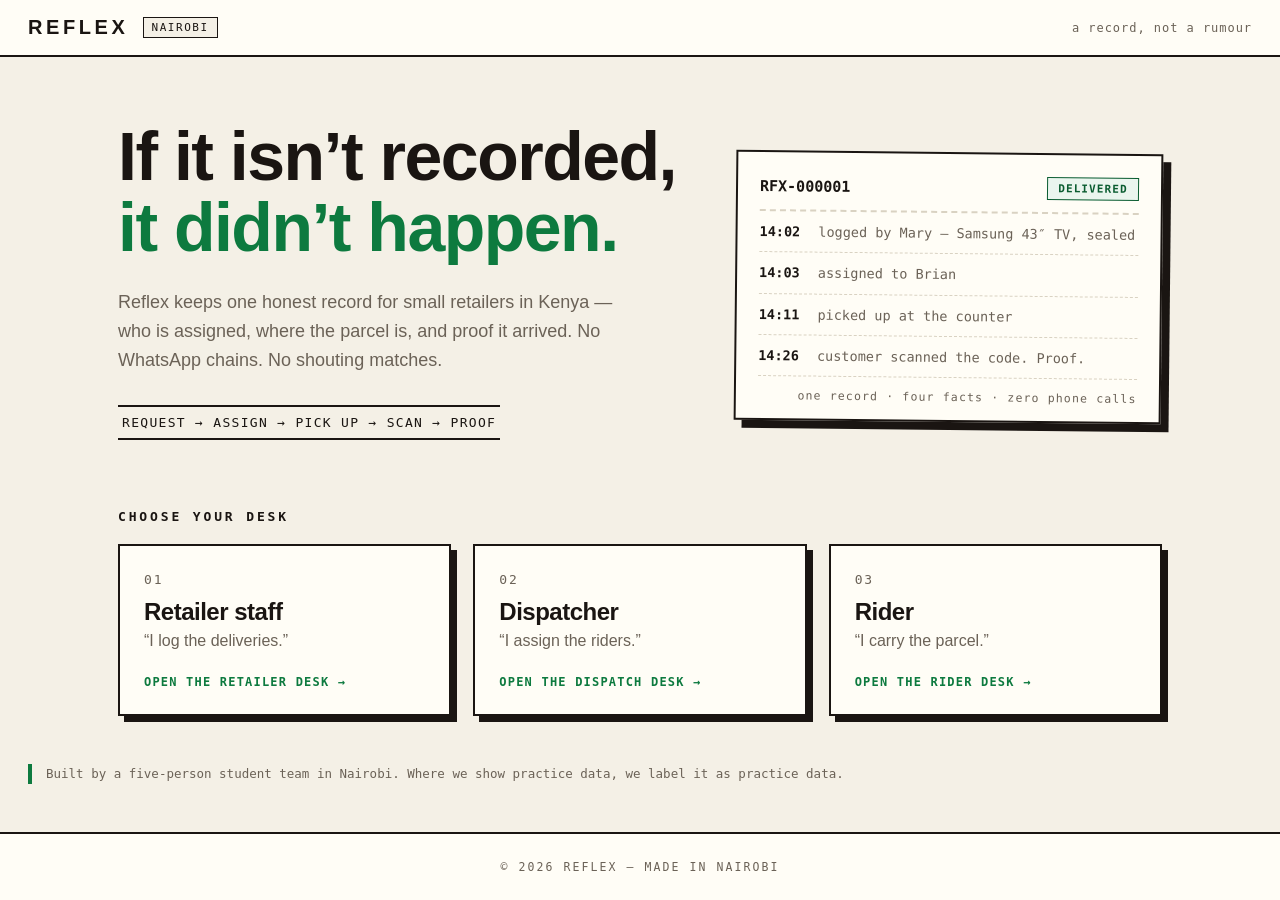
<file: index.html>
<!DOCTYPE html>
<html lang="en">
<head>
<meta charset="UTF-8">
<meta name="viewport" content="width=device-width, initial-scale=1.0">
<title>Reflex — a record, not a rumour</title>
<link rel="stylesheet" href="css/style.css">
</head>
<body class="landing">

  <header class="topbar">
    <span class="wordmark">REFLEX</span>
    <span class="city mono">NAIROBI</span>
    <span class="topbar-note mono">a record, not a rumour</span>
  </header>

  <main class="hero">
    <div class="hero-left">
      <h1>If it isn&rsquo;t recorded,<br><span class="green">it didn&rsquo;t happen.</span></h1>
      <p class="lede">
        Reflex keeps one honest record for small retailers in Kenya &mdash; who is assigned,
        where the parcel is, and proof it arrived. No WhatsApp chains. No shouting matches.
      </p>
      <p class="flow mono">REQUEST &rarr; ASSIGN &rarr; PICK UP &rarr; SCAN &rarr; PROOF</p>
    </div>

    <aside class="ticket" aria-label="Example of a delivery record">
      <div class="ticket-head">
        <span class="mono">RFX-000001</span>
        <span class="badge st-delivered">DELIVERED</span>
      </div>
      <ul class="ticket-lines mono">
        <li><span>14:02</span> logged by Mary &mdash; Samsung 43&Prime; TV, sealed</li>
        <li><span>14:03</span> assigned to Brian</li>
        <li><span>14:11</span> picked up at the counter</li>
        <li><span>14:26</span> customer scanned the code. Proof.</li>
      </ul>
      <div class="ticket-foot mono">one record &middot; four facts &middot; zero phone calls</div>
    </aside>
  </main>

  <section class="seats">
    <h2 class="mono">CHOOSE YOUR DESK</h2>
    <div class="cards">
      <a class="seat" href="retailer.html">
        <span class="seat-num mono">01</span>
        <h3>Retailer staff</h3>
        <p>&ldquo;I log the deliveries.&rdquo;</p>
        <span class="seat-go mono">OPEN THE RETAILER DESK &rarr;</span>
      </a>
      <a class="seat" href="dispatcher.html">
        <span class="seat-num mono">02</span>
        <h3>Dispatcher</h3>
        <p>&ldquo;I assign the riders.&rdquo;</p>
        <span class="seat-go mono">OPEN THE DISPATCH DESK &rarr;</span>
      </a>
      <a class="seat" href="rider.html">
        <span class="seat-num mono">03</span>
        <h3>Rider</h3>
        <p>&ldquo;I carry the parcel.&rdquo;</p>
        <span class="seat-go mono">OPEN THE RIDER DESK &rarr;</span>
      </a>
    </div>
  </section>

  <p class="honest mono">
    Built by a five-person student team in Nairobi. Where we show practice data, we label it as
    practice data.
  </p>

  <footer class="mono">&copy; 2026 REFLEX &mdash; MADE IN NAIROBI</footer>

</body>
</html>
</file>
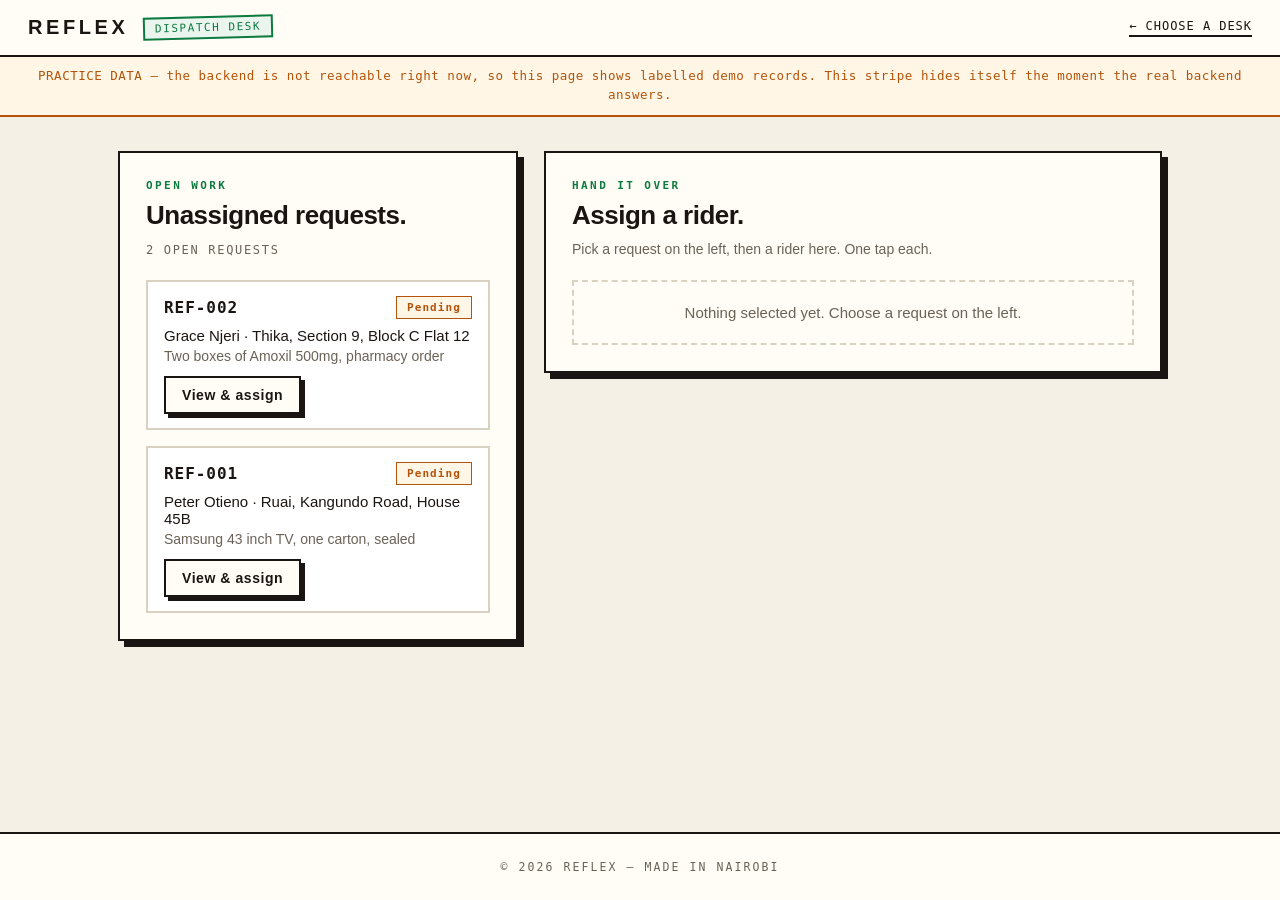
<file: dispatcher.html>
<!DOCTYPE html>
<html lang="en">
<head>
<meta charset="UTF-8">
<meta name="viewport" content="width=device-width, initial-scale=1.0">
<title>Reflex — dispatch desk</title>
<link rel="stylesheet" href="css/style.css">
</head>
<body>

  <header class="topbar">
    <a class="topbar-brand" href="index.html">
      <span class="wordmark">REFLEX</span>
      <span class="desk-stamp mono">DISPATCH DESK</span>
    </a>
    <a class="home-link mono" href="index.html">&larr; CHOOSE A DESK</a>
  </header>

  <div class="demo-banner mono" id="demo-banner" hidden>
    PRACTICE DATA &mdash; the backend is not reachable right now, so this page shows labelled demo
    records. This stripe hides itself the moment the real backend answers.
  </div>

  <main class="retailer-grid">

    <section class="panel">
      <p class="kicker mono">OPEN WORK</p>
      <h2>Unassigned requests.</h2>
      <p class="hint"><span class="count-kicker" id="open-count"></span></p>
      <div id="open-list" class="request-list">Loading&hellip;</div>
    </section>

    <section class="panel">
      <p class="kicker mono">HAND IT OVER</p>
      <h2>Assign a rider.</h2>
      <p class="hint">Pick a request on the left, then a rider here. One tap each.</p>

      <div id="assign-area">
        <div class="empty">Nothing selected yet. Choose a request on the left.</div>
      </div>

      <div class="success" id="success-box" hidden></div>
      <p class="form-error" id="error-box" hidden></p>
    </section>

  </main>

  <footer class="mono">&copy; 2026 REFLEX &mdash; MADE IN NAIROBI</footer>

  <script src="js/dispatcher.js"></script>
</body>
</html>
</file>
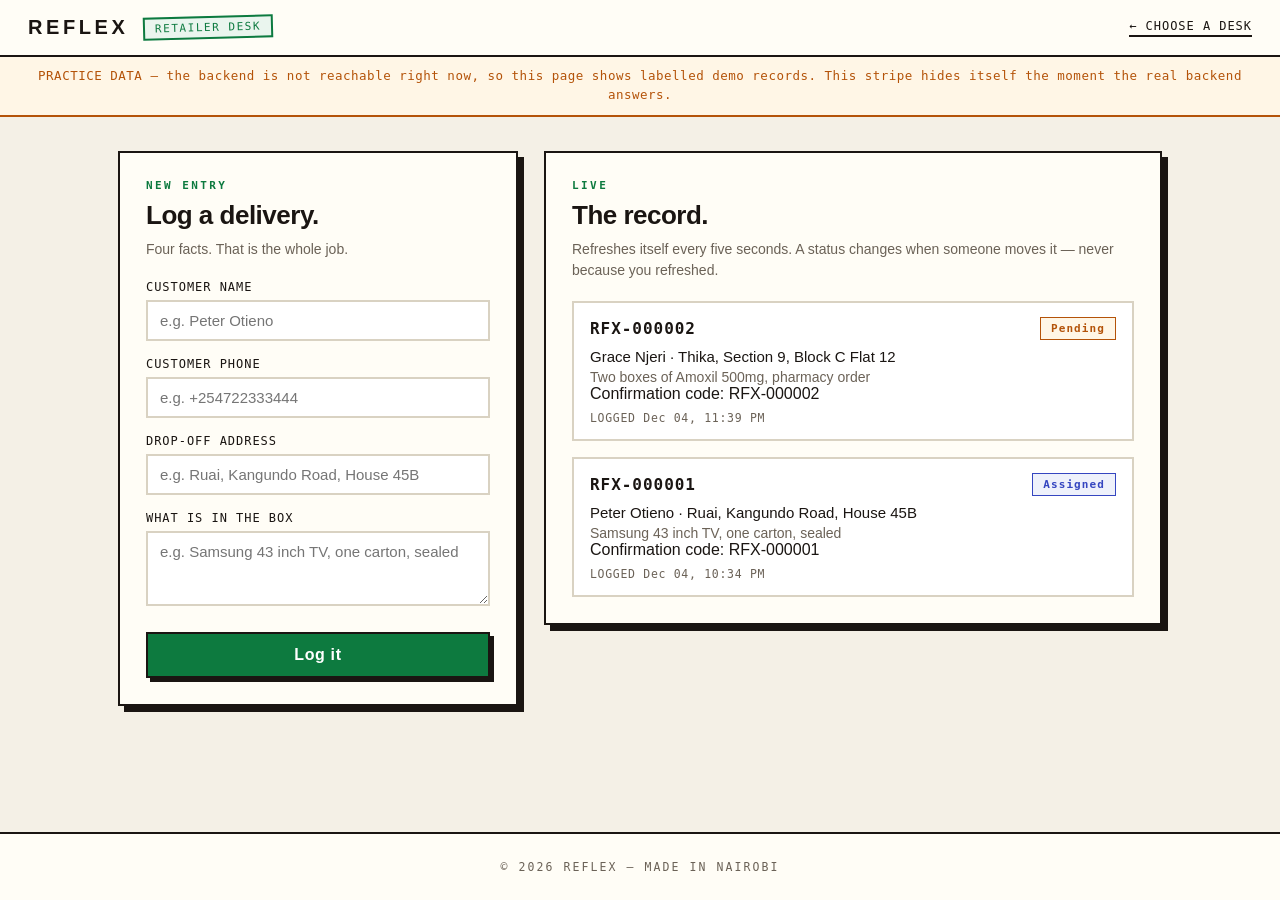
<file: retailer.html>
<!DOCTYPE html>
<html lang="en">
<head>
<meta charset="UTF-8">
<meta name="viewport" content="width=device-width, initial-scale=1.0">
<title>Reflex — retailer desk</title>
<link rel="stylesheet" href="css/style.css">
</head>
<body>

  <header class="topbar">
    <a class="topbar-brand" href="index.html">
      <span class="wordmark">REFLEX</span>
      <span class="desk-stamp mono">RETAILER DESK</span>
    </a>
    <a class="home-link mono" href="index.html">&larr; CHOOSE A DESK</a>
  </header>

  <div class="demo-banner mono" id="demo-banner" hidden>
    PRACTICE DATA &mdash; the backend is not reachable right now, so this page shows labelled demo
    records. This stripe hides itself the moment the real backend answers.
  </div>

  <main class="retailer-grid">

    <section class="panel">
      <p class="kicker mono">NEW ENTRY</p>
      <h2>Log a delivery.</h2>
      <p class="hint">Four facts. That is the whole job.</p>
      <form id="request-form" novalidate>
        <label for="customer_name">Customer name</label>
        <input id="customer_name" name="customer_name" type="text" placeholder="e.g. Peter Otieno" required>

        <label for="customer_phone">Customer phone</label>
        <input id="customer_phone" name="customer_phone" type="tel" placeholder="e.g. +254722333444" required>

        <label for="address">Drop-off address</label>
        <input id="address" name="address" type="text" placeholder="e.g. Ruai, Kangundo Road, House 45B" required>

        <label for="item_description">What is in the box</label>
        <textarea id="item_description" name="item_description" rows="3" placeholder="e.g. Samsung 43 inch TV, one carton, sealed" required></textarea>

        <button type="submit" id="submit-btn">Log it</button>
        <p class="form-error" id="form-error" hidden></p>
      </form>
      <div class="success" id="success-box" hidden></div>
    </section>

    <section class="panel">
      <p class="kicker mono">LIVE</p>
      <h2>The record.</h2>
      <p class="hint">Refreshes itself every five seconds. A status changes when someone moves it
      &mdash; never because you refreshed.</p>
      <div id="request-list" class="request-list">Loading&hellip;</div>
    </section>

  </main>

  <footer class="mono">&copy; 2026 REFLEX &mdash; MADE IN NAIROBI</footer>

  <script src="js/retailer.js"></script>
</body>
</html>
</file>
<file: css/style.css>
/* Reflex — the Nairobi ledger look.
 *
 * Warm paper, ink borders, hard shadows, mono for anything factual.
 * No gradients, no glass, no stock-template softness. It should look like
 * someone stamped it by hand, because someone did.
 */

:root {
  --paper: #f4f0e6;
  --card: #fffdf6;
  --ink: #1a1512;
  --grey: #6b6257;
  --faint: #d9d2c2;
  --green: #0d7a3f;
  --green-dark: #0a5c30;
  --amber: #b45309;
  --red: #b42318;
  --mono: ui-monospace, "Cascadia Mono", SFMono-Regular, Menlo, Consolas, monospace;
}

* { box-sizing: border-box; }

html, body { margin: 0; }

body {
  background: var(--paper);
  color: var(--ink);
  font-family: "Segoe UI", -apple-system, BlinkMacSystemFont, Roboto, "Helvetica Neue", Arial, sans-serif;
  min-height: 100vh;
  display: flex;
  flex-direction: column;
}

.mono { font-family: var(--mono); }

.green { color: var(--green); }

/* ------------------------------------------------------ top bar */

.topbar {
  display: flex;
  align-items: center;
  gap: 14px;
  padding: 16px 28px;
  border-bottom: 2px solid var(--ink);
  background: var(--card);
}

.wordmark {
  font-weight: 800;
  font-size: 20px;
  letter-spacing: 0.18em;
}

.city {
  font-size: 11px;
  letter-spacing: 0.14em;
  border: 1.5px solid var(--ink);
  padding: 3px 8px;
  background: var(--paper);
}

.topbar-note {
  margin-left: auto;
  font-size: 12px;
  letter-spacing: 0.08em;
  color: var(--grey);
}

.topbar-brand {
  display: inline-flex;
  align-items: center;
  gap: 14px;
  text-decoration: none;
  color: var(--ink);
}

.desk-stamp {
  font-size: 11px;
  letter-spacing: 0.14em;
  border: 2px solid var(--green);
  color: var(--green);
  padding: 3px 10px;
  transform: rotate(-1.5deg);
  background: #eaf5ee;
}

.home-link {
  margin-left: auto;
  color: var(--ink);
  text-decoration: none;
  font-size: 12px;
  letter-spacing: 0.08em;
  border-bottom: 2px solid var(--ink);
  padding-bottom: 2px;
}

.home-link:hover { color: var(--green); border-color: var(--green); }

/* ------------------------------------------------------ landing hero */

.hero {
  display: grid;
  grid-template-columns: minmax(0, 1.15fr) minmax(0, 0.85fr);
  gap: 40px;
  align-items: center;
  max-width: 1100px;
  margin: 0 auto;
  padding: 64px 28px 40px;
  width: 100%;
}

.hero h1 {
  font-size: clamp(40px, 6vw, 68px);
  line-height: 1.04;
  letter-spacing: -1.5px;
  margin: 0;
  font-weight: 800;
}

.lede {
  font-size: 18px;
  line-height: 1.6;
  color: var(--grey);
  max-width: 52ch;
  margin: 26px 0 0;
}

.flow {
  margin-top: 30px;
  font-size: 13px;
  letter-spacing: 0.1em;
  color: var(--ink);
  border-top: 2px solid var(--ink);
  border-bottom: 2px solid var(--ink);
  display: inline-block;
  padding: 8px 4px;
}

/* the example receipt */

.ticket {
  background: var(--card);
  border: 2px solid var(--ink);
  box-shadow: 8px 8px 0 var(--ink);
  padding: 22px 22px 16px;
  transform: rotate(0.6deg);
}

.ticket-head {
  display: flex;
  justify-content: space-between;
  align-items: center;
  gap: 12px;
  font-size: 15px;
  font-weight: 700;
  padding-bottom: 12px;
  border-bottom: 2px dashed var(--faint);
}

.ticket-lines {
  list-style: none;
  margin: 0;
  padding: 0;
  font-size: 13.5px;
  line-height: 1.5;
}

.ticket-lines li {
  padding: 10px 0;
  border-bottom: 1px dashed var(--faint);
  color: var(--grey);
}

.ticket-lines li span {
  color: var(--ink);
  font-weight: 700;
  margin-right: 10px;
}

.ticket-foot {
  padding-top: 12px;
  font-size: 11.5px;
  letter-spacing: 0.1em;
  color: var(--grey);
  text-align: right;
}

/* ------------------------------------------------------ choose your desk */

.seats {
  max-width: 1100px;
  margin: 0 auto;
  padding: 16px 28px 8px;
  width: 100%;
}

.seats h2 {
  font-size: 13px;
  letter-spacing: 0.22em;
  font-weight: 700;
  margin: 0 0 20px;
}

.cards {
  display: grid;
  grid-template-columns: repeat(3, minmax(0, 1fr));
  gap: 22px;
}

.seat {
  display: block;
  background: var(--card);
  border: 2px solid var(--ink);
  box-shadow: 6px 6px 0 var(--ink);
  padding: 24px;
  text-decoration: none;
  color: var(--ink);
  transition: transform 0.12s ease, box-shadow 0.12s ease;
}

.seat:hover {
  transform: translate(-2px, -2px);
  box-shadow: 9px 9px 0 var(--green);
}

.seat-num {
  font-size: 13px;
  color: var(--grey);
  letter-spacing: 0.14em;
}

.seat h3 {
  margin: 10px 0 6px;
  font-size: 24px;
  letter-spacing: -0.5px;
}

.seat p {
  margin: 0 0 22px;
  color: var(--grey);
  font-size: 16px;
}

.seat-go {
  font-size: 12px;
  letter-spacing: 0.1em;
  color: var(--green);
  font-weight: 700;
}

.honest {
  max-width: 1100px;
  margin: 40px auto 0;
  padding: 0 28px;
  width: 100%;
}

.honest {
  font-size: 12.5px;
  line-height: 1.6;
  color: var(--grey);
  border-left: 4px solid var(--green);
  padding-left: 14px;
  margin-left: 28px;
  margin-right: 28px;
}

footer {
  margin-top: auto;
  text-align: center;
  font-size: 11.5px;
  letter-spacing: 0.18em;
  color: var(--grey);
  padding: 26px 0;
  border-top: 2px solid var(--ink);
  background: var(--card);
}

/* ------------------------------------------------------ retailer desk */

.demo-banner {
  background: #fff6e6;
  color: var(--amber);
  border-bottom: 2px solid var(--amber);
  text-align: center;
  font-size: 12.5px;
  letter-spacing: 0.04em;
  line-height: 1.5;
  padding: 10px 18px;
}

.retailer-grid {
  display: grid;
  grid-template-columns: 400px minmax(0, 1fr);
  gap: 26px;
  max-width: 1100px;
  margin: 0 auto;
  padding: 34px 28px 48px;
  width: 100%;
}

.panel {
  background: var(--card);
  border: 2px solid var(--ink);
  box-shadow: 6px 6px 0 var(--ink);
  padding: 26px;
  align-self: start;
}

.kicker {
  margin: 0 0 8px;
  font-size: 11px;
  letter-spacing: 0.22em;
  color: var(--green);
  font-weight: 700;
}

.panel h2 { margin: 0; font-size: 26px; letter-spacing: -0.5px; }

.hint { color: var(--grey); font-size: 14px; margin: 8px 0 20px; line-height: 1.5; }

label {
  display: block;
  font-family: var(--mono);
  font-size: 12px;
  letter-spacing: 0.08em;
  text-transform: uppercase;
  margin: 16px 0 6px;
}

input, textarea {
  width: 100%;
  border: 2px solid var(--faint);
  background: #fff;
  border-radius: 0;
  padding: 10px 12px;
  font: inherit;
  font-size: 15px;
  color: var(--ink);
}

input:focus, textarea:focus {
  outline: none;
  border-color: var(--green);
}

textarea { resize: vertical; }

button {
  width: 100%;
  margin-top: 22px;
  background: var(--green);
  color: #fff;
  border: 2px solid var(--ink);
  box-shadow: 4px 4px 0 var(--ink);
  padding: 12px;
  font: inherit;
  font-size: 16px;
  font-weight: 700;
  letter-spacing: 0.04em;
  cursor: pointer;
}

button:hover { background: var(--green-dark); }

button:active {
  transform: translate(2px, 2px);
  box-shadow: 1px 1px 0 var(--ink);
}

button:disabled { opacity: 0.6; cursor: default; }

.form-error { color: var(--red); font-size: 14px; margin: 12px 0 0; }

.success {
  margin-top: 18px;
  background: #eaf5ee;
  border: 2px solid var(--green);
  color: var(--green-dark);
  padding: 12px 14px;
  font-size: 15px;
  line-height: 1.5;
}

.request-list { display: flex; flex-direction: column; gap: 16px; }

.request-item {
  border: 2px solid var(--faint);
  background: #fff;
  padding: 14px 16px;
}

.request-top {
  display: flex;
  justify-content: space-between;
  align-items: center;
  gap: 12px;
}

.request-ref {
  font-family: var(--mono);
  font-weight: 700;
  letter-spacing: 0.06em;
}

.badge {
  font-family: var(--mono);
  font-size: 11px;
  font-weight: 700;
  letter-spacing: 0.1em;
  padding: 4px 10px;
  border: 1.5px solid currentColor;
  white-space: nowrap;
}

.st-pending   { background: #fff6e6; color: var(--amber); }
.st-assigned  { background: #eef1fb; color: #3546c0; }
.st-picked    { background: #e5f3fb; color: #026aa2; }
.st-delivered { background: #eaf5ee; color: var(--green-dark); }
.st-failed    { background: #fdecea; color: var(--red); }
.st-cancelled { background: #f0ede4; color: var(--grey); }

.request-who { color: var(--ink); font-size: 15px; margin-top: 8px; }

.request-item-desc { color: var(--grey); font-size: 14px; margin-top: 4px; }

.request-when {
  color: var(--grey);
  font-size: 11.5px;
  font-family: var(--mono);
  letter-spacing: 0.06em;
  margin-top: 8px;
}

.empty {
  color: var(--grey);
  font-size: 15px;
  border: 2px dashed var(--faint);
  padding: 22px;
  text-align: center;
}

/* ------------------------------------------------------ responsive */

@media (max-width: 900px) {
  .hero { grid-template-columns: 1fr; padding-top: 40px; }
  .cards { grid-template-columns: 1fr; }
  .retailer-grid { grid-template-columns: 1fr; }
  .topbar-note { display: none; }
  .honest { margin-left: 28px; margin-right: 28px; }
}

/* ------------------------------------------------------ dispatcher & rider desks */
/* Added for the dispatch and rider desks. Same palette, nothing recoloured. */

.detail-box {
  border: 2px solid var(--faint);
  background: #fff;
  padding: 14px 16px;
  margin-bottom: 16px;
}

.detail-box p { margin: 6px 0; font-size: 15px; }

.count-kicker {
  font-family: var(--mono);
  font-size: 12px;
  letter-spacing: 0.14em;
  color: var(--grey);
}

.req-card { border: 2px solid var(--faint); background: #fff; padding: 14px 16px; }

.req-actions { margin-top: 12px; }

.req-actions button {
  width: auto;
  margin: 0;
  padding: 9px 16px;
  font-size: 14px;
}

button.ghost {
  background: var(--card);
  color: var(--ink);
}

button.ghost:hover { background: var(--paper); }

.rider-choice { display: flex; flex-wrap: wrap; gap: 12px; }

.rider-choice button {
  width: auto;
  margin: 0;
  padding: 10px 18px;
  background: var(--card);
  color: var(--ink);
}

.rider-choice button.selected { background: var(--green); color: #fff; }

.code-card {
  border: 2px dashed var(--faint);
  background: #fff;
  padding: 14px;
  text-align: center;
  margin-top: 12px;
}

.code-card .code-text {
  font-family: var(--mono);
  font-size: 20px;
  font-weight: 700;
  letter-spacing: 0.14em;
  margin-top: 8px;
  word-break: break-all;
}

.code-card .code-note {
  font-family: var(--mono);
  font-size: 11px;
  letter-spacing: 0.08em;
  color: var(--grey);
  margin-top: 6px;
}

a.tel { color: var(--green); font-weight: 600; text-decoration: none; }

.scanner-box { margin-top: 12px; background: #fff; border: 2px solid var(--faint); }
</file>
